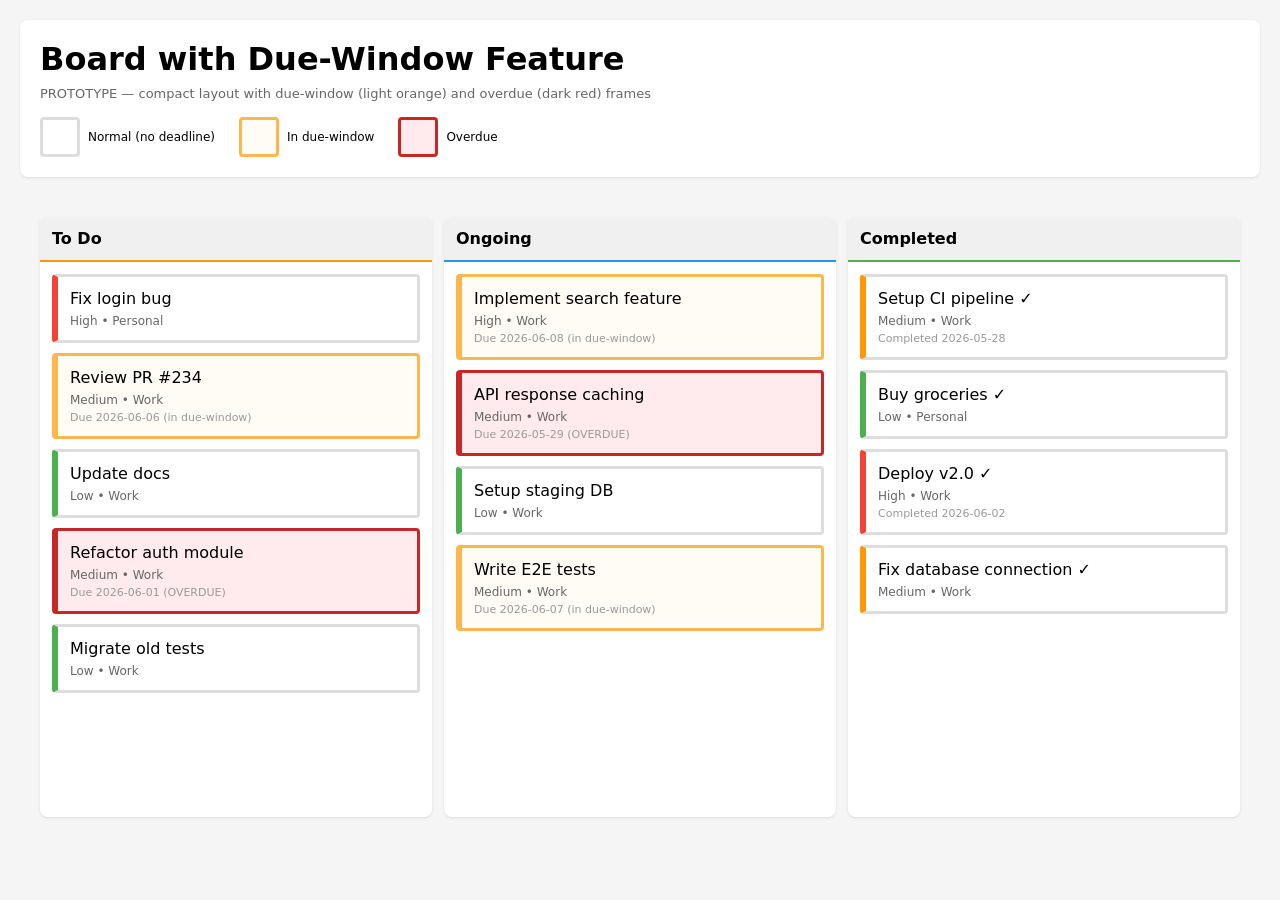
<file: rev2/kanban-app/PROTOTYPE_board-layouts.html>
<!DOCTYPE html>
<html lang="en">
<head>
  <meta charset="UTF-8">
  <meta name="viewport" content="width=device-width, initial-scale=1.0">
  <title>PROTOTYPE: Due-Window Styling</title>
  <style>
    * { margin: 0; padding: 0; box-sizing: border-box; }
    body { font-family: system-ui, sans-serif; background: #f5f5f5; padding: 20px; }

    .header {
      background: white;
      padding: 20px;
      border-radius: 8px;
      margin-bottom: 20px;
      box-shadow: 0 1px 3px rgba(0,0,0,0.1);
    }

    h1 { margin-bottom: 8px; }
    .subtitle { color: #666; font-size: 13px; }

    .legend {
      display: flex;
      gap: 24px;
      margin-top: 16px;
      font-size: 12px;
    }

    .legend-item {
      display: flex;
      align-items: center;
      gap: 8px;
    }

    .legend-swatch {
      width: 40px;
      height: 40px;
      border-radius: 4px;
      border-width: 3px;
      border-style: solid;
    }

    .swatch-normal { border-color: #ddd; background: white; }
    .swatch-window { border-color: #ffb74d; background: #fffbf5; }
    .swatch-overdue { border-color: #c62828; background: #ffebee; }

    .board {
      display: flex;
      gap: 12px;
      padding: 20px;
    }

    .column {
      flex: 1;
      background: white;
      border-radius: 8px;
      overflow: hidden;
      box-shadow: 0 1px 3px rgba(0,0,0,0.1);
      display: flex;
      flex-direction: column;
      min-height: 600px;
    }

    .column-header {
      background: #f0f0f0;
      padding: 12px;
      font-weight: 600;
      border-bottom: 2px solid #ddd;
    }

    .column-header.todo { border-bottom-color: #ff9800; }
    .column-header.ongoing { border-bottom-color: #2196f3; }
    .column-header.done { border-bottom-color: #4caf50; }

    .tasks {
      flex: 1;
      overflow-y: auto;
      padding: 12px;
    }

    .card {
      background: white;
      border: 3px solid #ddd;
      border-radius: 4px;
      padding: 12px;
      cursor: grab;
      transition: all 0.2s;
      margin-bottom: 10px;
    }

    .card:hover { box-shadow: 0 2px 8px rgba(0,0,0,0.15); }

    .card-title { font-weight: 500; margin-bottom: 6px; }
    .card-meta { font-size: 12px; color: #666; }
    .card-date { font-size: 11px; color: #999; margin-top: 4px; }

    .priority-high { border-left: 6px solid #f44336; }
    .priority-medium { border-left: 6px solid #ff9800; }
    .priority-low { border-left: 6px solid #4caf50; }

    /* Due-window styling */
    .card.due-window {
      border-color: #ffb74d;
      background: #fffbf5;
    }

    /* Overdue styling */
    .card.overdue {
      border-color: #c62828;
      background: #ffebee;
    }
  </style>
</head>
<body>
  <div class="header">
    <h1>Board with Due-Window Feature</h1>
    <p class="subtitle">PROTOTYPE — compact layout with due-window (light orange) and overdue (dark red) frames</p>

    <div class="legend">
      <div class="legend-item">
        <div class="legend-swatch swatch-normal"></div>
        <span>Normal (no deadline)</span>
      </div>
      <div class="legend-item">
        <div class="legend-swatch swatch-window"></div>
        <span>In due-window</span>
      </div>
      <div class="legend-item">
        <div class="legend-swatch swatch-overdue"></div>
        <span>Overdue</span>
      </div>
    </div>
  </div>

  <div class="board">
    <!-- To Do Column -->
    <div class="column">
      <div class="column-header todo">To Do</div>
      <div class="tasks">
        <div class="card priority-high">
          <div class="card-title">Fix login bug</div>
          <div class="card-meta">High • Personal</div>
        </div>

        <div class="card priority-medium due-window">
          <div class="card-title">Review PR #234</div>
          <div class="card-meta">Medium • Work</div>
          <div class="card-date">Due 2026-06-06 (in due-window)</div>
        </div>

        <div class="card priority-low">
          <div class="card-title">Update docs</div>
          <div class="card-meta">Low • Work</div>
        </div>

        <div class="card priority-medium overdue">
          <div class="card-title">Refactor auth module</div>
          <div class="card-meta">Medium • Work</div>
          <div class="card-date">Due 2026-06-01 (OVERDUE)</div>
        </div>

        <div class="card priority-low">
          <div class="card-title">Migrate old tests</div>
          <div class="card-meta">Low • Work</div>
        </div>
      </div>
    </div>

    <!-- Ongoing Column -->
    <div class="column">
      <div class="column-header ongoing">Ongoing</div>
      <div class="tasks">
        <div class="card priority-high due-window">
          <div class="card-title">Implement search feature</div>
          <div class="card-meta">High • Work</div>
          <div class="card-date">Due 2026-06-08 (in due-window)</div>
        </div>

        <div class="card priority-medium overdue">
          <div class="card-title">API response caching</div>
          <div class="card-meta">Medium • Work</div>
          <div class="card-date">Due 2026-05-29 (OVERDUE)</div>
        </div>

        <div class="card priority-low">
          <div class="card-title">Setup staging DB</div>
          <div class="card-meta">Low • Work</div>
        </div>

        <div class="card priority-medium due-window">
          <div class="card-title">Write E2E tests</div>
          <div class="card-meta">Medium • Work</div>
          <div class="card-date">Due 2026-06-07 (in due-window)</div>
        </div>
      </div>
    </div>

    <!-- Completed Column -->
    <div class="column">
      <div class="column-header done">Completed</div>
      <div class="tasks">
        <div class="card priority-medium">
          <div class="card-title">Setup CI pipeline ✓</div>
          <div class="card-meta">Medium • Work</div>
          <div class="card-date">Completed 2026-05-28</div>
        </div>

        <div class="card priority-low">
          <div class="card-title">Buy groceries ✓</div>
          <div class="card-meta">Low • Personal</div>
        </div>

        <div class="card priority-high">
          <div class="card-title">Deploy v2.0 ✓</div>
          <div class="card-meta">High • Work</div>
          <div class="card-date">Completed 2026-06-02</div>
        </div>

        <div class="card priority-medium">
          <div class="card-title">Fix database connection ✓</div>
          <div class="card-meta">Medium • Work</div>
        </div>
      </div>
    </div>
  </div>

  <script>
    // (no interactivity needed for this prototype)
  </script>
</body>
</html>
</file>
